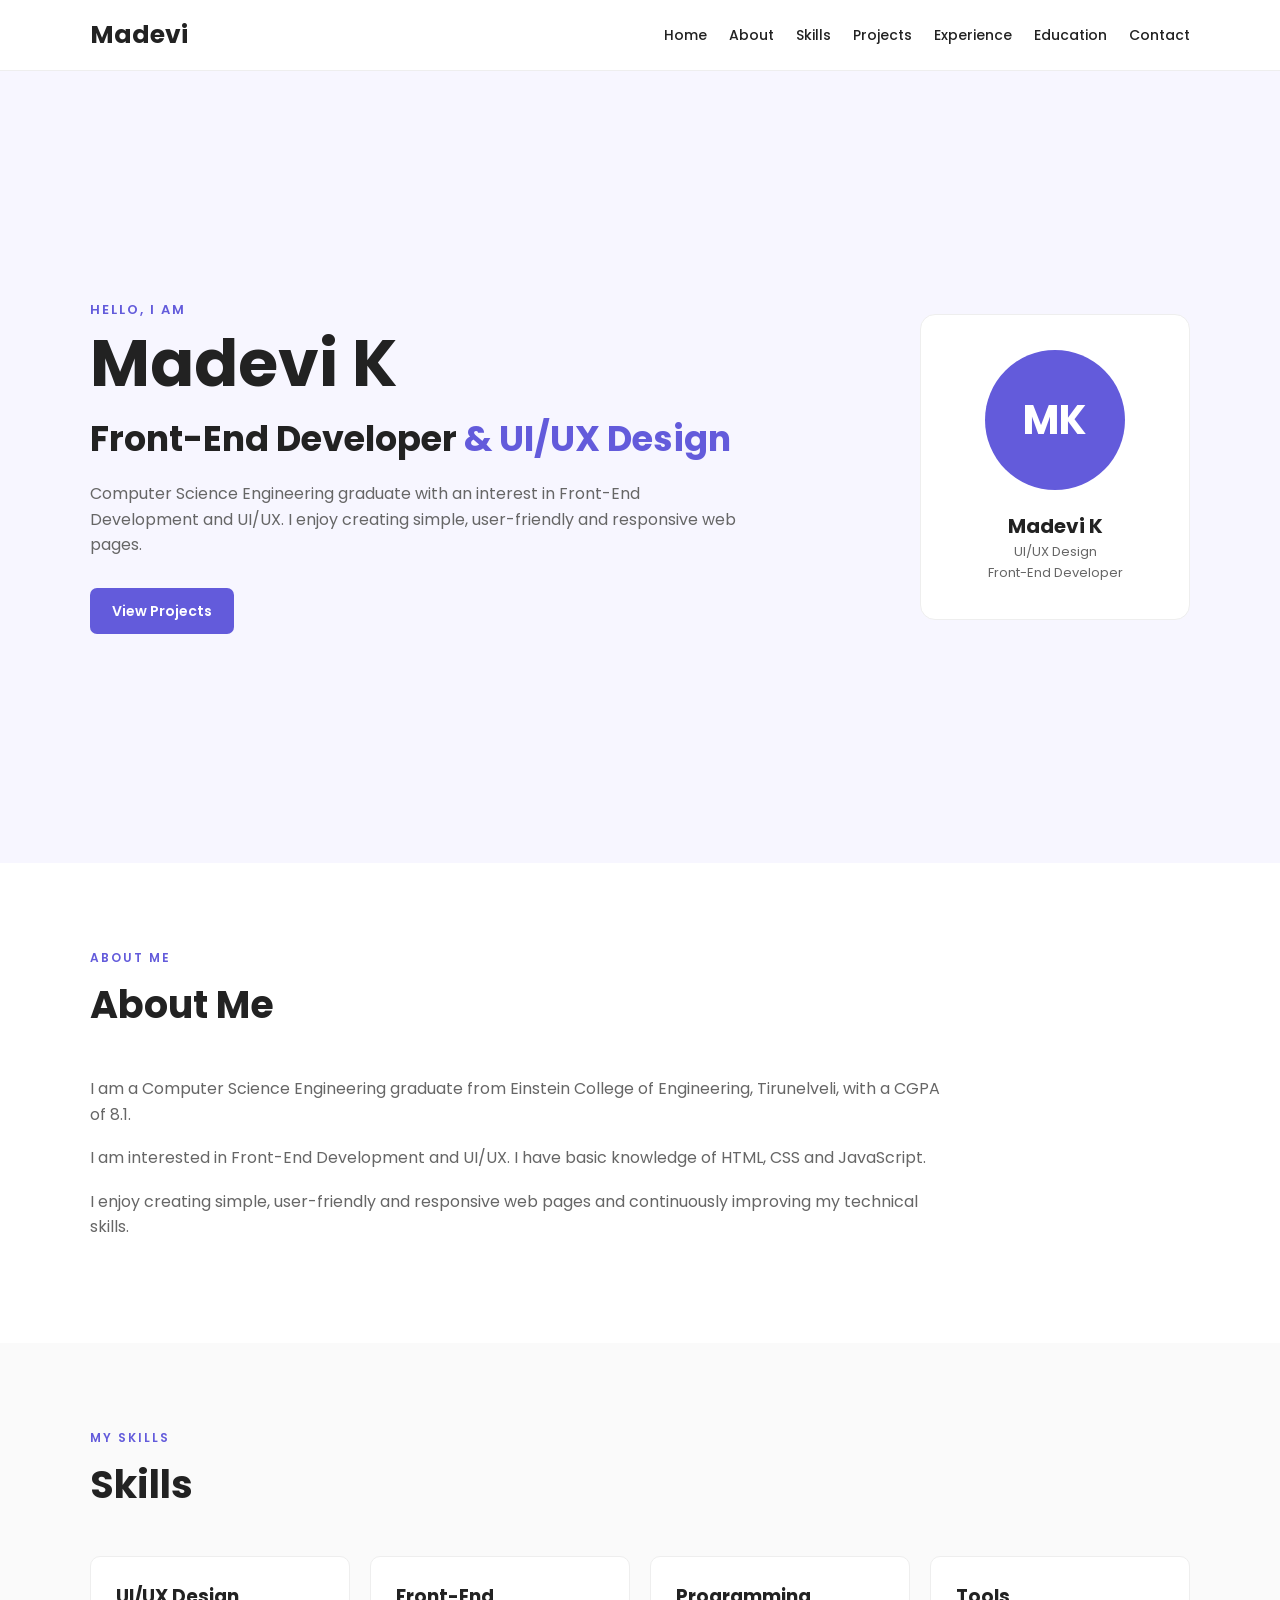
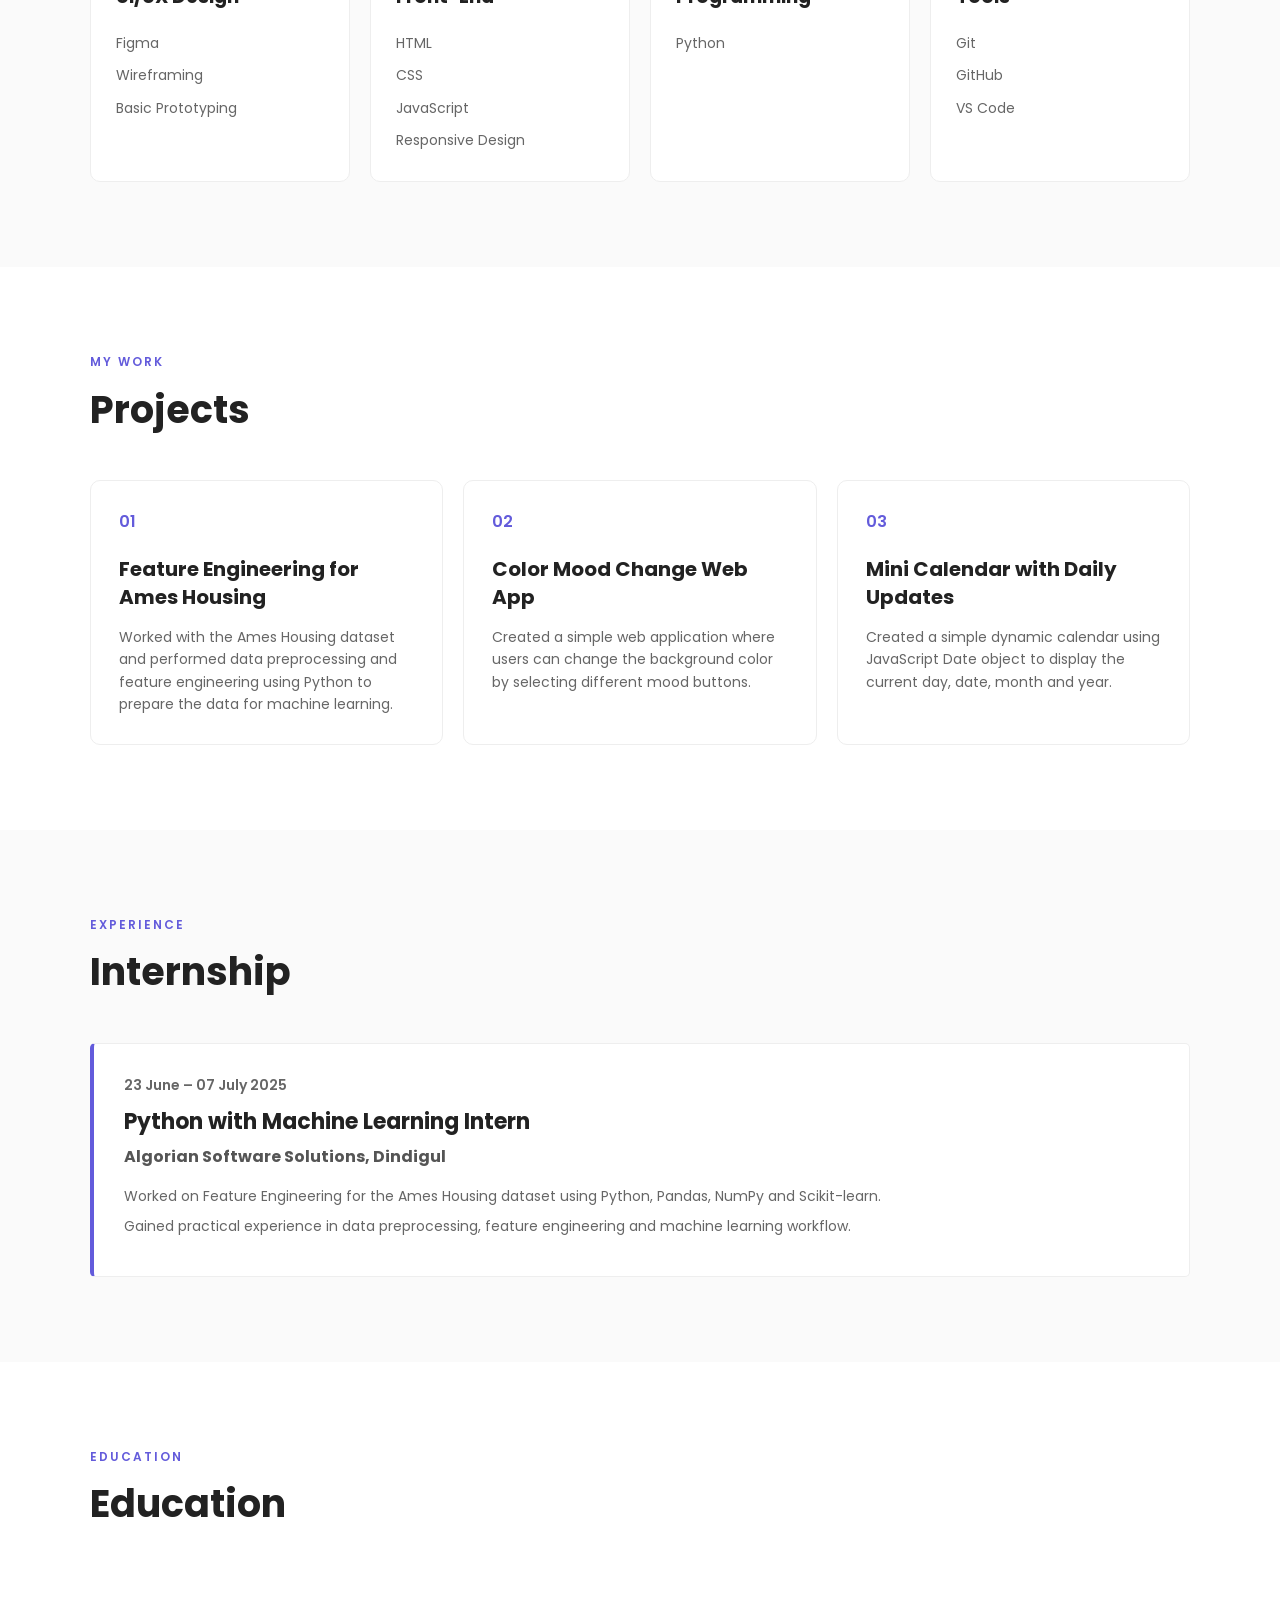
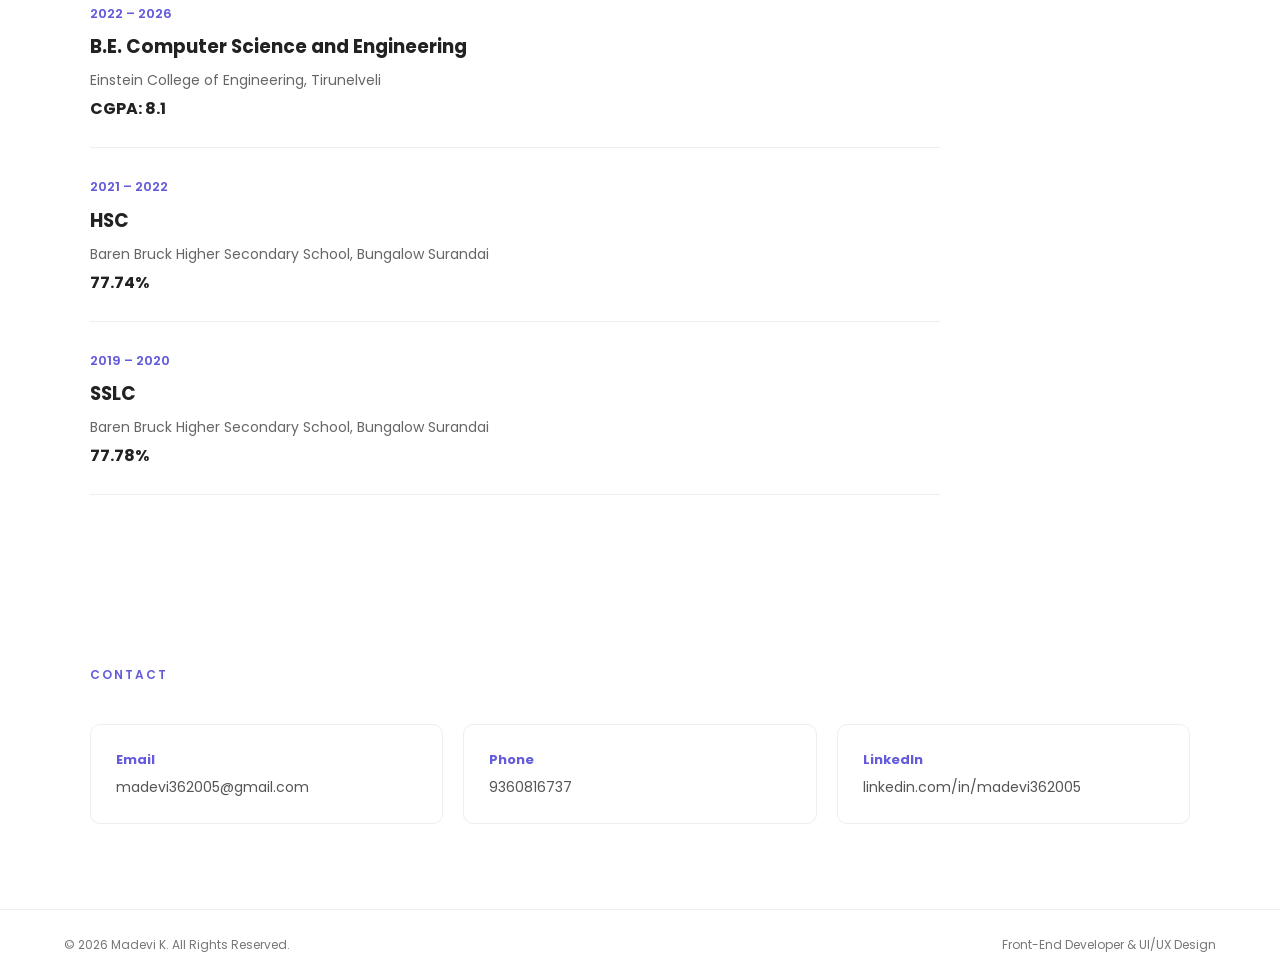
<file: index.html>
<!DOCTYPE html>
<html lang="en">

<head>

    <meta charset="UTF-8">

    <meta name="viewport"
          content="width=device-width, initial-scale=1.0">

    <title>Madevi K | UI/UX Design & Front-End Developer</title>

    <link rel="stylesheet" href="style.css">

    <link
        href="https://fonts.googleapis.com/css2?family=Poppins:wght@400;500;600;700&display=swap"
        rel="stylesheet">

</head>


<body>


    <header>

        <nav class="navbar">

            <h2 class="logo">
                Madevi
            </h2>


            <button id="menuBtn" class="menu-btn">
                ☰
            </button>


            <ul id="navLinks">

                <li>
                    <a href="#home">Home</a>
                </li>

                <li>
                    <a href="#about">About</a>
                </li>

                <li>
                    <a href="#skills">Skills</a>
                </li>

                <li>
                    <a href="#projects">Projects</a>
                </li>

                <li>
                    <a href="#experience">Experience</a>
                </li>

                <li>
                    <a href="#education">Education</a>
                </li>

                <li>
                    <a href="#contact">Contact</a>
                </li>

            </ul>

        </nav>

    </header>

    <section id="home" class="home">

        <div class="home-content">


            <div class="home-text">

                <p class="welcome">
                    HELLO, I AM
                </p>


                <h1>
                    Madevi K
                </h1>


                <h2>
                    Front-End Developer
                    <span>& UI/UX Design</span>
                </h2>


                <p>
                    Computer Science Engineering graduate with
                    an interest in Front-End Development and UI/UX.
                    I enjoy creating simple, user-friendly and
                    responsive web pages.
                </p>


                <div class="buttons">

                    <a href="#projects" class="btn">
                        View Projects
                    </a>

                </div>

            </div>



            <div class="profile">

                <div class="profile-circle">
                    MK
                </div>

                <h3>
                    Madevi K
                </h3>
                <p>
                    UI/UX Design
                </p>

                <p>
                    Front-End Developer
                </p>

            </div>


        </div>

    </section>

    <section id="about" class="section">


        <div class="section-heading">

            <p>
                ABOUT ME
            </p>

            <h2>
                About Me
            </h2>

        </div>


        <div class="about-text">

            <p>
                I am a Computer Science Engineering graduate from
                Einstein College of Engineering, Tirunelveli,
                with a CGPA of 8.1.
            </p>


            <p>
                I am interested in Front-End Development and UI/UX.
                I have basic knowledge of HTML, CSS and JavaScript.
            </p>


            <p>
                I enjoy creating simple, user-friendly and responsive
                web pages and continuously improving my technical skills.
            </p>

        </div>


    </section>


    <section id="skills" class="skills-section">

        <div class="section">


            <div class="section-heading">

                <p>
                    MY SKILLS
                </p>

                <h2>
                    Skills
                </h2>

            </div>



            <div class="skills">

                <div class="skill-card">

                    <h3>
                        UI/UX Design
                    </h3>

                    <ul>

                        <li>
                            Figma
                        </li>

                        <li>
                            Wireframing
                        </li>

                        <li>
                            Basic Prototyping
                        </li>

                    </ul>

                </div>


                <div class="skill-card">

                    <h3>
                        Front-End
                    </h3>

                    <ul>

                        <li>
                            HTML
                        </li>

                        <li>
                            CSS
                        </li>

                        <li>
                            JavaScript
                        </li>

                        <li>
                            Responsive Design
                        </li>

                    </ul>

                </div>

                <div class="skill-card">

                    <h3>
                        Programming
                    </h3>

                    <ul>

                        <li>
                            Python
                        </li>

                    </ul>

                </div>



                <!-- TOOLS -->

                <div class="skill-card">

                    <h3>
                        Tools
                    </h3>

                    <ul>

                        <li>
                            Git
                        </li>

                        <li>
                            GitHub
                        </li>

                        <li>
                            VS Code
                        </li>

                    </ul>

                </div>


            </div>


        </div>

    </section>

    <section id="projects" class="section">


        <div class="section-heading">

            <p>
                MY WORK
            </p>

            <h2>
                Projects
            </h2>

        </div>



        <div class="projects">

            <div class="project-card">

                <div class="project-number">
                    01
                </div>


                <h3>
                    Feature Engineering for Ames Housing
                </h3>


                <p>
                    Worked with the Ames Housing dataset and performed
                    data preprocessing and feature engineering using
                    Python to prepare the data for machine learning.
                </p>

            </div>

            <div class="project-card">

                <div class="project-number">
                    02
                </div>


                <h3>
                    Color Mood Change Web App
                </h3>


                <p>
                    Created a simple web application where users can
                    change the background color by selecting
                    different mood buttons.
                </p>

            </div>

            <div class="project-card">

                <div class="project-number">
                    03
                </div>


                <h3>
                    Mini Calendar with Daily Updates
                </h3>


                <p>
                    Created a simple dynamic calendar using JavaScript
                    Date object to display the current day, date,
                    month and year.
                </p>

            </div>


        </div>

    </section>

    <section id="experience" class="experience-section">

        <div class="section">


            <div class="section-heading">

                <p>
                    EXPERIENCE
                </p>

                <h2>
                    Internship
                </h2>

            </div>



            <div class="experience-card">


                <p class="date">
                    23 June – 07 July 2025
                </p>


                <h3>
                    Python with Machine Learning Intern
                </h3>


                <h4>
                    Algorian Software Solutions, Dindigul
                </h4>


                <p>
                    Worked on Feature Engineering for the Ames Housing
                    dataset using Python, Pandas, NumPy and Scikit-learn.
                </p>


                <p>
                    Gained practical experience in data preprocessing,
                    feature engineering and machine learning workflow.
                </p>


            </div>


        </div>

    </section>

    <section id="education" class="section">


        <div class="section-heading">

            <p>
                EDUCATION
            </p>

            <h2>
                Education
            </h2>

        </div>



        <div class="education">


            <div class="education-card">

                <span>
                    2022 – 2026
                </span>


                <h3>
                    B.E. Computer Science and Engineering
                </h3>


                <p>
                    Einstein College of Engineering, Tirunelveli
                </p>


                <strong>
                    CGPA: 8.1
                </strong>

            </div>



            <div class="education-card">

                <span>
                    2021 – 2022
                </span>


                <h3>
                    HSC
                </h3>


                <p>
                    Baren Bruck Higher Secondary School,
                    Bungalow Surandai
                </p>


                <strong>
                    77.74%
                </strong>

            </div>



            <div class="education-card">

                <span>
                    2019 – 2020
                </span>


                <h3>
                    SSLC
                </h3>


                <p>
                    Baren Bruck Higher Secondary School,
                    Bungalow Surandai
                </p>


                <strong>
                    77.78%
                </strong>

            </div>


        </div>

    </section>

    <section id="contact" class="section">


        <div class="section-heading">

            <p>
                CONTACT
            </p>

        </div>

        <div class="contact">

            <a href="mailto:madevi362005@gmail.com">

                <strong>
                    Email
                </strong>

                <span>
                    madevi362005@gmail.com
                </span>

            </a>

            <div class="contact-box">

                <strong>
                    Phone
                </strong>

                <span>
                    9360816737
                </span>

            </div>

            <a href="https://linkedin.com/in/madevi362005"
               target="_blank">

                <strong>
                    LinkedIn
                </strong>

                <span>
                    linkedin.com/in/madevi362005
                </span>

            </a>


        </div>


    </section>

    <footer>

        <p>
            © 2026 Madevi K. All Rights Reserved.
        </p>


        <p>
            Front-End Developer & UI/UX Design
        </p>

    </footer>



    <script src="script.js"></script>

</body>

</html>
</file>
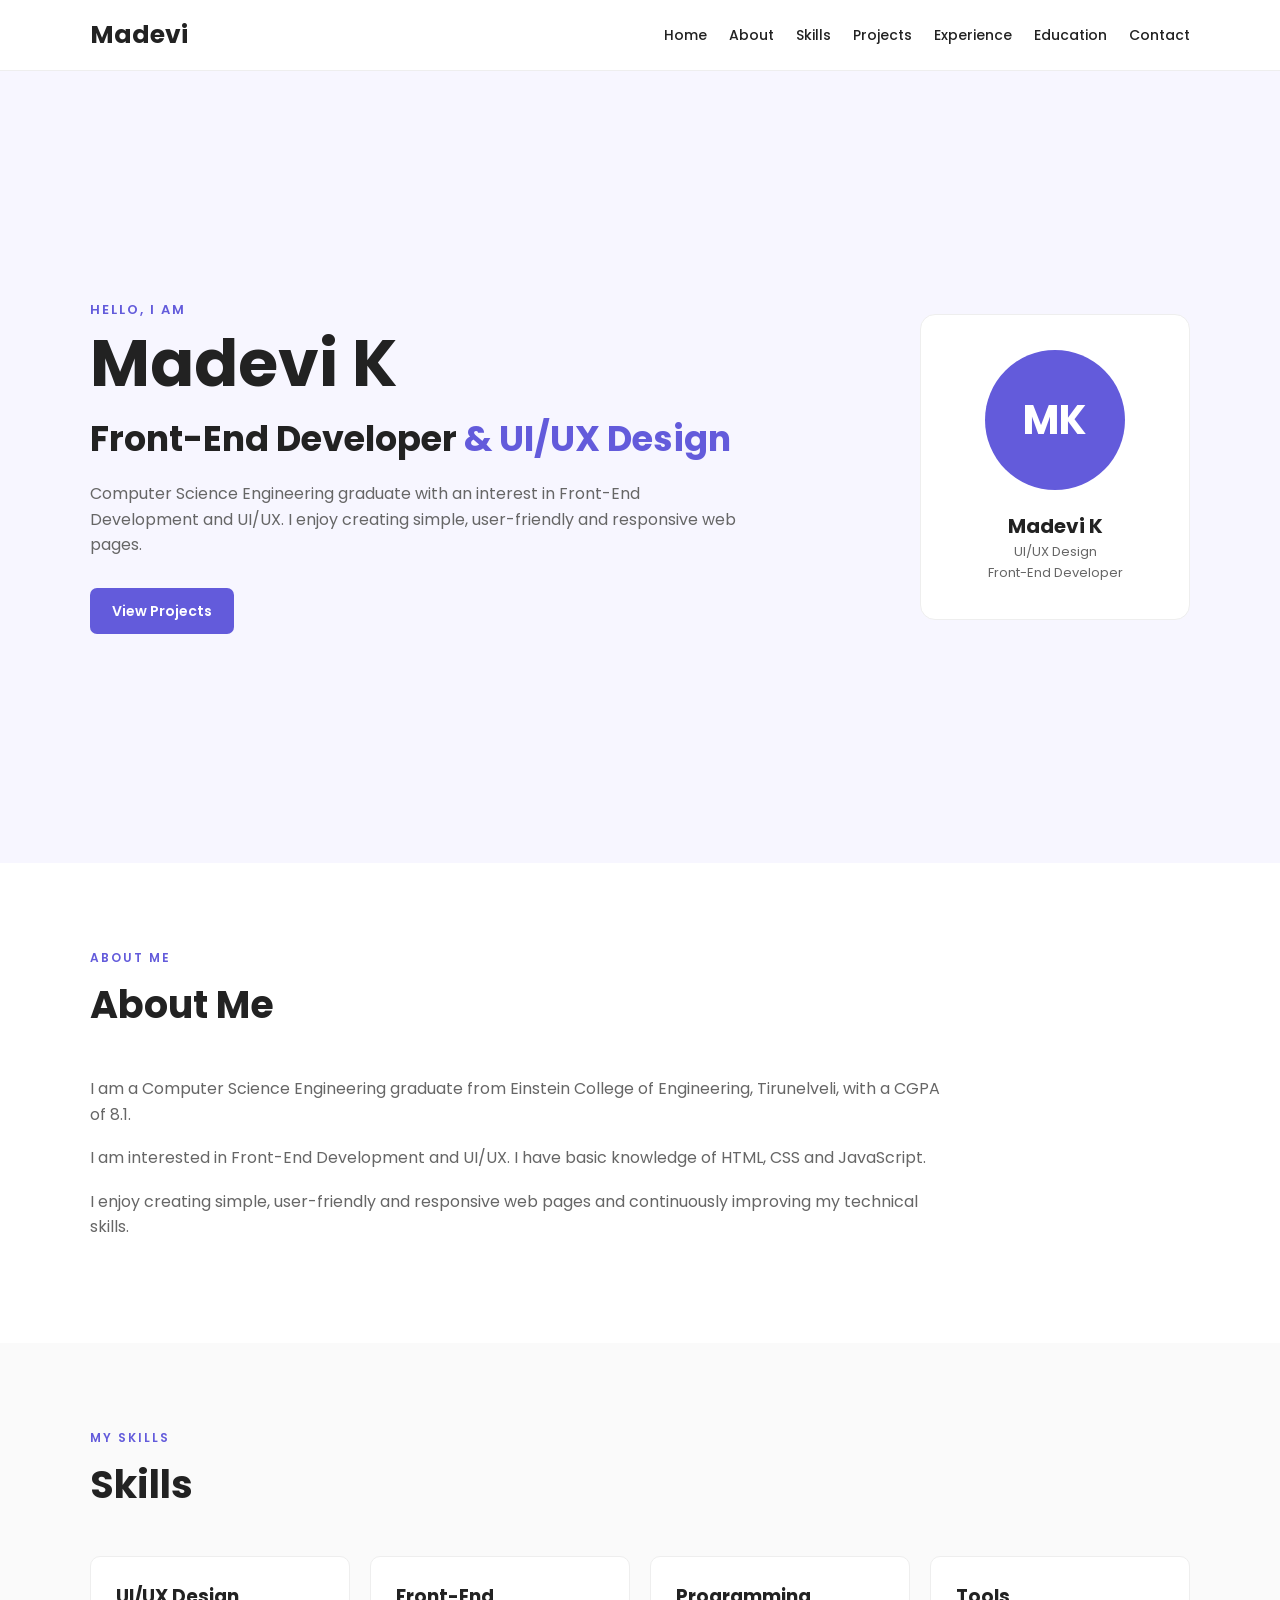
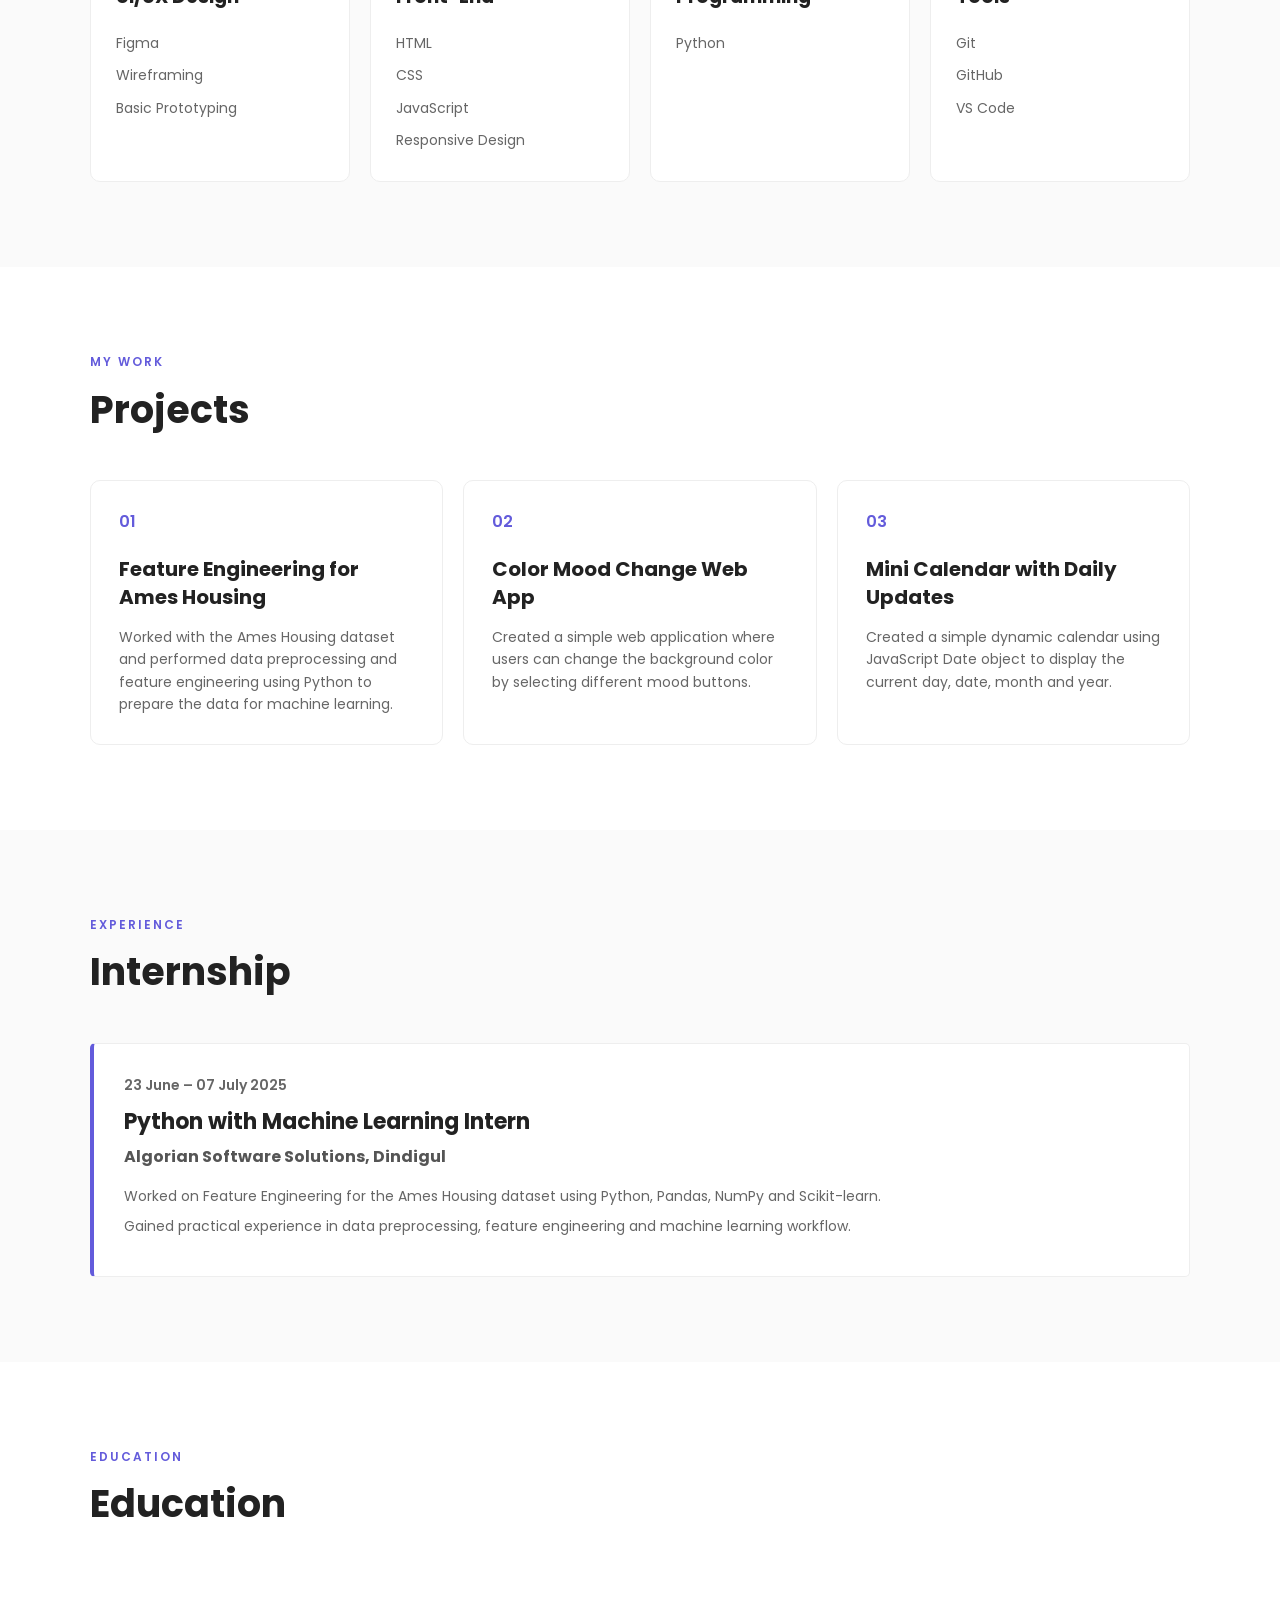
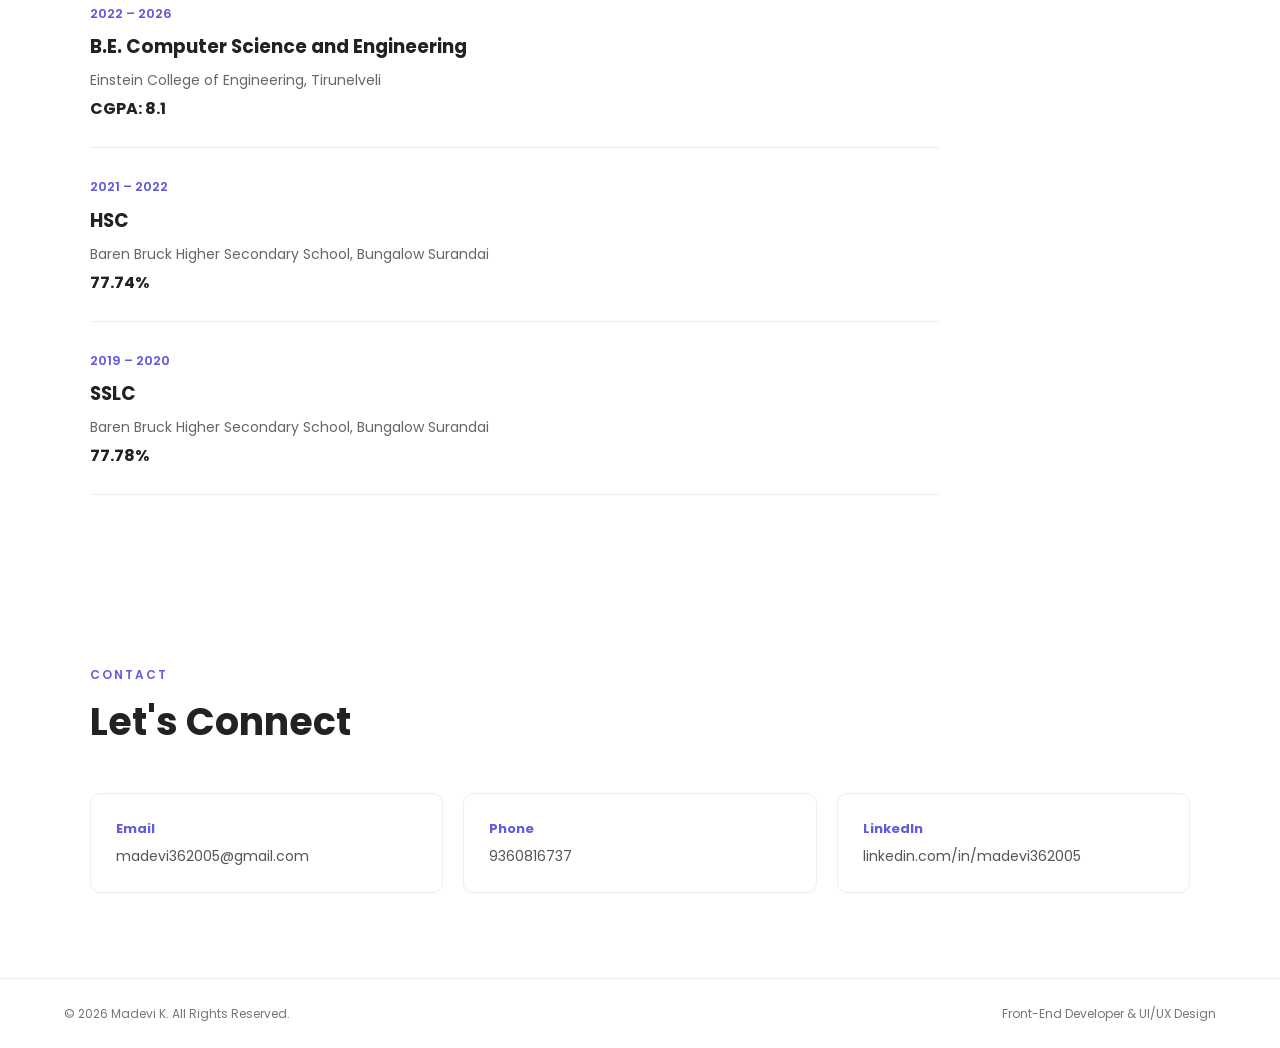
<file: style.html>
<!DOCTYPE html>
<html lang="en">

<head>

    <meta charset="UTF-8">

    <meta name="viewport"
          content="width=device-width, initial-scale=1.0">

    <title>Madevi K | UI/UX Design & Front-End Developer</title>

    <link rel="stylesheet" href="style.css">

    <link
        href="https://fonts.googleapis.com/css2?family=Poppins:wght@400;500;600;700&display=swap"
        rel="stylesheet">

</head>


<body>


    <header>

        <nav class="navbar">

            <h2 class="logo">
                Madevi
            </h2>


            <button id="menuBtn" class="menu-btn">
                ☰
            </button>


            <ul id="navLinks">

                <li>
                    <a href="#home">Home</a>
                </li>

                <li>
                    <a href="#about">About</a>
                </li>

                <li>
                    <a href="#skills">Skills</a>
                </li>

                <li>
                    <a href="#projects">Projects</a>
                </li>

                <li>
                    <a href="#experience">Experience</a>
                </li>

                <li>
                    <a href="#education">Education</a>
                </li>

                <li>
                    <a href="#contact">Contact</a>
                </li>

            </ul>

        </nav>

    </header>

    <section id="home" class="home">

        <div class="home-content">


            <div class="home-text">

                <p class="welcome">
                    HELLO, I AM
                </p>


                <h1>
                    Madevi K
                </h1>


                <h2>
                    Front-End Developer
                    <span>& UI/UX Design</span>
                </h2>


                <p>
                    Computer Science Engineering graduate with
                    an interest in Front-End Development and UI/UX.
                    I enjoy creating simple, user-friendly and
                    responsive web pages.
                </p>


                <div class="buttons">

                    <a href="#projects" class="btn">
                        View Projects
                    </a>

                </div>

            </div>



            <div class="profile">

                <div class="profile-circle">
                    MK
                </div>

                <h3>
                    Madevi K
                </h3>
                <p>
                    UI/UX Design
                </p>

                <p>
                    Front-End Developer
                </p>

            </div>


        </div>

    </section>

    <section id="about" class="section">


        <div class="section-heading">

            <p>
                ABOUT ME
            </p>

            <h2>
                About Me
            </h2>

        </div>


        <div class="about-text">

            <p>
                I am a Computer Science Engineering graduate from
                Einstein College of Engineering, Tirunelveli,
                with a CGPA of 8.1.
            </p>


            <p>
                I am interested in Front-End Development and UI/UX.
                I have basic knowledge of HTML, CSS and JavaScript.
            </p>


            <p>
                I enjoy creating simple, user-friendly and responsive
                web pages and continuously improving my technical skills.
            </p>

        </div>


    </section>


    <section id="skills" class="skills-section">

        <div class="section">


            <div class="section-heading">

                <p>
                    MY SKILLS
                </p>

                <h2>
                    Skills
                </h2>

            </div>



            <div class="skills">

                <div class="skill-card">

                    <h3>
                        UI/UX Design
                    </h3>

                    <ul>

                        <li>
                            Figma
                        </li>

                        <li>
                            Wireframing
                        </li>

                        <li>
                            Basic Prototyping
                        </li>

                    </ul>

                </div>


                <div class="skill-card">

                    <h3>
                        Front-End
                    </h3>

                    <ul>

                        <li>
                            HTML
                        </li>

                        <li>
                            CSS
                        </li>

                        <li>
                            JavaScript
                        </li>

                        <li>
                            Responsive Design
                        </li>

                    </ul>

                </div>

                <div class="skill-card">

                    <h3>
                        Programming
                    </h3>

                    <ul>

                        <li>
                            Python
                        </li>

                    </ul>

                </div>



                <!-- TOOLS -->

                <div class="skill-card">

                    <h3>
                        Tools
                    </h3>

                    <ul>

                        <li>
                            Git
                        </li>

                        <li>
                            GitHub
                        </li>

                        <li>
                            VS Code
                        </li>

                    </ul>

                </div>


            </div>


        </div>

    </section>

    <section id="projects" class="section">


        <div class="section-heading">

            <p>
                MY WORK
            </p>

            <h2>
                Projects
            </h2>

        </div>



        <div class="projects">

            <div class="project-card">

                <div class="project-number">
                    01
                </div>


                <h3>
                    Feature Engineering for Ames Housing
                </h3>


                <p>
                    Worked with the Ames Housing dataset and performed
                    data preprocessing and feature engineering using
                    Python to prepare the data for machine learning.
                </p>

            </div>

            <div class="project-card">

                <div class="project-number">
                    02
                </div>


                <h3>
                    Color Mood Change Web App
                </h3>


                <p>
                    Created a simple web application where users can
                    change the background color by selecting
                    different mood buttons.
                </p>

            </div>

            <div class="project-card">

                <div class="project-number">
                    03
                </div>


                <h3>
                    Mini Calendar with Daily Updates
                </h3>


                <p>
                    Created a simple dynamic calendar using JavaScript
                    Date object to display the current day, date,
                    month and year.
                </p>

            </div>


        </div>

    </section>

    <section id="experience" class="experience-section">

        <div class="section">


            <div class="section-heading">

                <p>
                    EXPERIENCE
                </p>

                <h2>
                    Internship
                </h2>

            </div>



            <div class="experience-card">


                <p class="date">
                    23 June – 07 July 2025
                </p>


                <h3>
                    Python with Machine Learning Intern
                </h3>


                <h4>
                    Algorian Software Solutions, Dindigul
                </h4>


                <p>
                    Worked on Feature Engineering for the Ames Housing
                    dataset using Python, Pandas, NumPy and Scikit-learn.
                </p>


                <p>
                    Gained practical experience in data preprocessing,
                    feature engineering and machine learning workflow.
                </p>


            </div>


        </div>

    </section>

    <section id="education" class="section">


        <div class="section-heading">

            <p>
                EDUCATION
            </p>

            <h2>
                Education
            </h2>

        </div>



        <div class="education">


            <div class="education-card">

                <span>
                    2022 – 2026
                </span>


                <h3>
                    B.E. Computer Science and Engineering
                </h3>


                <p>
                    Einstein College of Engineering, Tirunelveli
                </p>


                <strong>
                    CGPA: 8.1
                </strong>

            </div>



            <div class="education-card">

                <span>
                    2021 – 2022
                </span>


                <h3>
                    HSC
                </h3>


                <p>
                    Baren Bruck Higher Secondary School,
                    Bungalow Surandai
                </p>


                <strong>
                    77.74%
                </strong>

            </div>



            <div class="education-card">

                <span>
                    2019 – 2020
                </span>


                <h3>
                    SSLC
                </h3>


                <p>
                    Baren Bruck Higher Secondary School,
                    Bungalow Surandai
                </p>


                <strong>
                    77.78%
                </strong>

            </div>


        </div>

    </section>

    <section id="contact" class="section">


        <div class="section-heading">

            <p>
                CONTACT
            </p>

            <h2>
                Let's Connect
            </h2>

        </div>

        <div class="contact">

            <a href="mailto:madevi362005@gmail.com">

                <strong>
                    Email
                </strong>

                <span>
                    madevi362005@gmail.com
                </span>

            </a>

            <div class="contact-box">

                <strong>
                    Phone
                </strong>

                <span>
                    9360816737
                </span>

            </div>

            <a href="https://linkedin.com/in/madevi362005"
               target="_blank">

                <strong>
                    LinkedIn
                </strong>

                <span>
                    linkedin.com/in/madevi362005
                </span>

            </a>


        </div>


    </section>

    <footer>

        <p>
            © 2026 Madevi K. All Rights Reserved.
        </p>


        <p>
            Front-End Developer & UI/UX Design
        </p>

    </footer>



    <script src="script.js"></script>

</body>

</html>
</file>
<file: style.css>
* {
    margin: 0;
    padding: 0;
    box-sizing: border-box;
}

html {
    scroll-behavior: smooth;
}

body {
    font-family: "Poppins", sans-serif;
    color: #222;
    background: white;
    line-height: 1.6;
}

a {
    text-decoration: none;
    color: inherit;
}

ul {
    list-style: none;
}


header {
    background: white;
    border-bottom: 1px solid #eeeeee;

    position: sticky;
    top: 0;

    z-index: 100;
}

.navbar {
    width: 90%;
    max-width: 1100px;

    height: 70px;

    margin: auto;

    display: flex;
    align-items: center;
    justify-content: space-between;
}

.logo {
    font-size: 25px;
    font-weight: 700;
}

.navbar ul {
    display: flex;
    gap: 22px;
}

.navbar ul a {
    font-size: 14px;
    font-weight: 500;
}

.navbar ul a:hover {
    color: #635bdb;
}

.menu-btn {
    display: none;

    border: none;
    background: none;

    font-size: 25px;

    cursor: pointer;
}


.home {
    min-height: 88vh;

    background: #f7f6ff;

    display: flex;
    align-items: center;
}

.home-content {
    width: 90%;
    max-width: 1100px;

    margin: auto;

    display: flex;
    align-items: center;
    justify-content: space-between;

    gap: 50px;
}

.home-text {
    max-width: 650px;
}

.welcome {
    color: #635bdb;

    font-size: 13px;
    font-weight: 600;

    letter-spacing: 2px;

    margin-bottom: 10px;
}

.home h1 {
    font-size: 65px;

    line-height: 1;

    margin-bottom: 20px;
}

.home h2 {
    font-size: 35px;

    line-height: 1.3;

    margin-bottom: 20px;
}

.home h2 span {
    color: #635bdb;
}

.home-text > p:not(.welcome) {
    color: #666666;

    font-size: 16px;

    margin-bottom: 30px;
}


.buttons {
    display: flex;
    gap: 12px;
}

.btn {
    display: inline-block;

    padding: 12px 22px;

    background: #635bdb;
    color: white;

    border-radius: 7px;

    font-size: 14px;
    font-weight: 600;
}

.btn:hover {
    background: #5048c5;
}


.profile {
    width: 270px;

    padding: 35px;

    text-align: center;

    background: white;

    border: 1px solid #eeeeee;

    border-radius: 15px;
}

.profile-circle {
    width: 140px;
    height: 140px;

    margin: auto;
    margin-bottom: 20px;

    border-radius: 50%;

    display: flex;
    align-items: center;
    justify-content: center;

    background: #635bdb;

    color: white;

    font-size: 40px;
    font-weight: 700;
}

.profile h3 {
    font-size: 20px;
}

.profile p {
    color: #666666;

    font-size: 13px;
}

.section {
    width: 90%;
    max-width: 1100px;

    margin: auto;

    padding: 85px 0;
}

.section-heading {
    margin-bottom: 40px;
}

.section-heading p {
    color: #635bdb;

    font-size: 12px;
    font-weight: 600;

    letter-spacing: 2px;

    margin-bottom: 8px;
}

.section-heading h2 {
    font-size: 38px;
}

.about-text {
    max-width: 850px;
}

.about-text p {
    color: #666666;

    font-size: 16px;

    margin-bottom: 18px;
}

.skills-section {
    width: 100%;

    background: #fafafa;
}

.skills {
    display: grid;

    grid-template-columns: repeat(4, 1fr);

    gap: 20px;
}

.skill-card {
    padding: 25px;

    background: white;

    border: 1px solid #eeeeee;

    border-radius: 10px;
}

.skill-card h3 {
    margin-bottom: 15px;
}

.skill-card li {
    color: #666666;

    font-size: 14px;

    padding: 5px 0;
}

.projects {
    display: grid;

    grid-template-columns: repeat(3, 1fr);

    gap: 20px;
}

.project-card {
    padding: 28px;

    background: white;

    border: 1px solid #eeeeee;

    border-radius: 10px;
}

.project-number {
    color: #635bdb;

    font-weight: 600;

    margin-bottom: 20px;
}

.project-card h3 {
    font-size: 20px;

    line-height: 1.4;

    margin-bottom: 15px;
}

.project-card p {
    color: #666666;

    font-size: 14px;
}

.experience-section {
    width: 100%;

    background: #fafafa;
}

.experience-card {
    padding: 30px;

    background: white;

    border-left: 4px solid #635bdb;

    border-top: 1px solid #eeeeee;
    border-right: 1px solid #eeeeee;
    border-bottom: 1px solid #eeeeee;

    border-radius: 5px;
}

.date {
    color: #635bdb;

    font-size: 13px;
    font-weight: 600;

    margin-bottom: 10px;
}

.experience-card h3 {
    font-size: 22px;

    margin-bottom: 5px;
}

.experience-card h4 {
    color: #555555;

    margin-bottom: 15px;
}

.experience-card p {
    color: #666666;

    font-size: 14px;

    margin-bottom: 8px;
}


.education {
    max-width: 850px;
}

.education-card {
    padding: 25px 0;

    border-bottom: 1px solid #eeeeee;
}

.education-card span {
    color: #635bdb;

    font-size: 13px;
    font-weight: 600;
}

.education-card h3 {
    margin: 7px 0;
}

.education-card p {
    color: #666666;

    font-size: 14px;

    margin-bottom: 5px;
}


.contact {
    display: grid;

    grid-template-columns: repeat(3, 1fr);

    gap: 20px;
}

.contact a,
.contact-box {
    padding: 25px;

    border: 1px solid #eeeeee;

    border-radius: 10px;

    display: flex;

    flex-direction: column;

    gap: 5px;
}

.contact strong {
    color: #635bdb;

    font-size: 13px;
}

.contact span {
    color: #555555;

    font-size: 14px;

    word-break: break-word;
}


footer {
    padding: 25px 5%;

    border-top: 1px solid #eeeeee;

    display: flex;

    justify-content: space-between;

    color: #777777;

    font-size: 12px;
}

@media (max-width: 768px) {

    .navbar ul {
        display: none;

        position: absolute;

        top: 70px;
        left: 0;

        width: 100%;

        background: white;

        flex-direction: column;

        text-align: center;

        padding: 20px;
    }

    .navbar ul.active {
        display: flex;
    }

    .menu-btn {
        display: block;
    }


    .home-content {
        flex-direction: column;

        text-align: center;

        padding: 50px 0;
    }


    .home h1 {
        font-size: 45px;
    }


    .home h2 {
        font-size: 25px;
    }


    .buttons {
        justify-content: center;
    }


    .skills {
        grid-template-columns: 1fr 1fr;
    }


    .projects {
        grid-template-columns: 1fr;
    }


    .contact {
        grid-template-columns: 1fr;
    }


    footer {
        flex-direction: column;

        gap: 8px;
    }

}

@media (max-width: 500px) {

    .skills {
        grid-template-columns: 1fr;
    }


    .home h1 {
        font-size: 40px;
    }


    .buttons {
        flex-direction: column;
    }


    .btn {
        text-align: center;
    }

}
</file>
